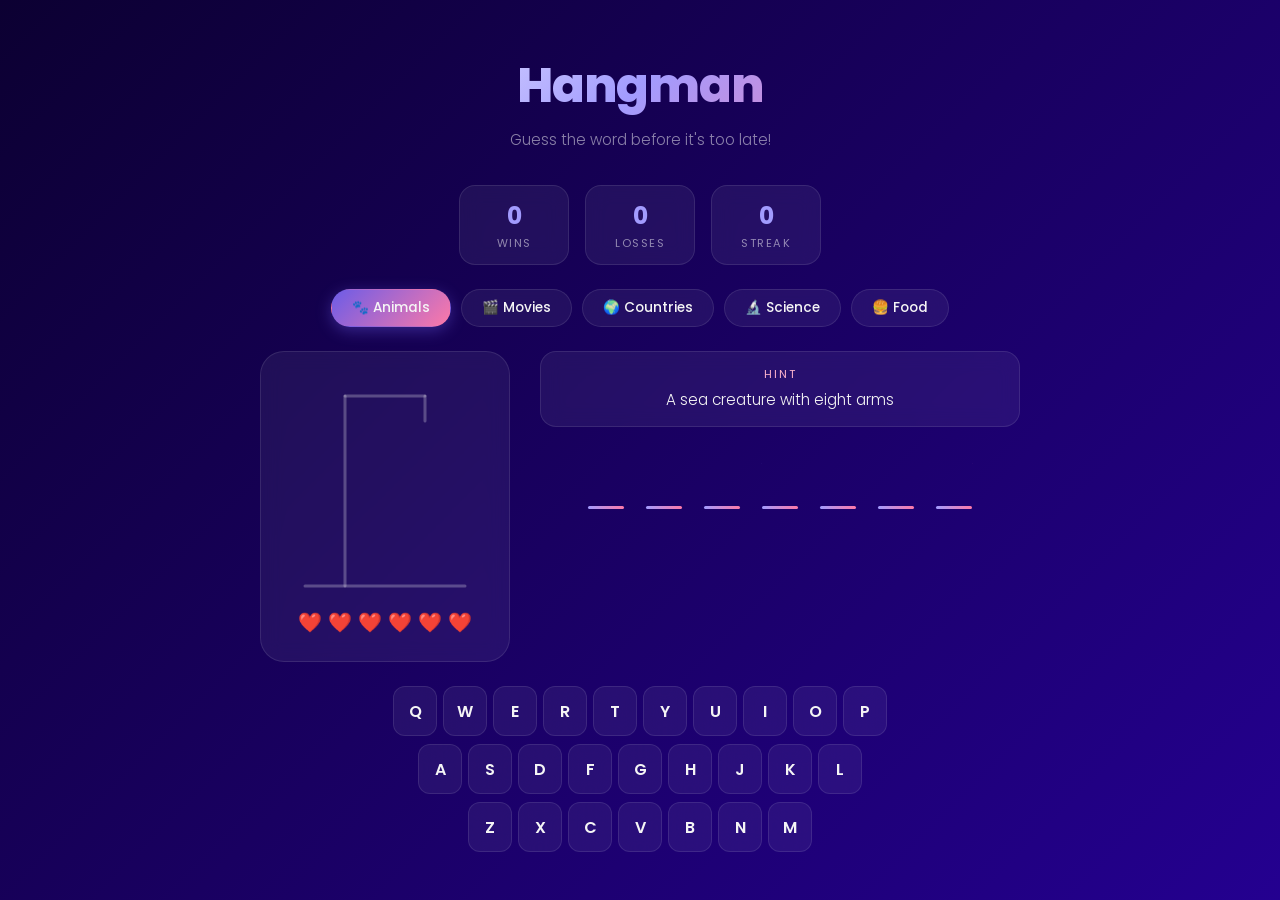
<file: hangman.html>
<!DOCTYPE html>
<html lang="en">
<head>
    <meta charset="UTF-8">
    <meta name="viewport" content="width=device-width, initial-scale=1.0">
    <title>Hangman Game</title>
    <link href="https://fonts.googleapis.com/css2?family=Poppins:wght@300;400;500;600;700;800&display=swap" rel="stylesheet">
    <style>
        :root {
            --primary: #6c5ce7;
            --primary-light: #a29bfe;
            --primary-dark: #4a3dbd;
            --accent: #fd79a8;
            --accent-light: #fab1cb;
            --success: #00b894;
            --danger: #e17055;
            --danger-dark: #d63031;
            --bg-gradient-start: #0c0032;
            --bg-gradient-mid: #190061;
            --bg-gradient-end: #240090;
            --card-bg: rgba(255, 255, 255, 0.06);
            --card-border: rgba(255, 255, 255, 0.1);
            --text: #f5f5f5;
            --text-muted: rgba(255, 255, 255, 0.5);
        }

        * {
            margin: 0;
            padding: 0;
            box-sizing: border-box;
        }

        body {
            font-family: 'Poppins', sans-serif;
            min-height: 100vh;
            background: linear-gradient(135deg, var(--bg-gradient-start), var(--bg-gradient-mid), var(--bg-gradient-end));
            color: var(--text);
            display: flex;
            flex-direction: column;
            align-items: center;
            overflow-x: hidden;
            position: relative;
        }

        /* Animated background particles */
        .particles {
            position: fixed;
            top: 0;
            left: 0;
            width: 100%;
            height: 100%;
            pointer-events: none;
            z-index: 0;
            overflow: hidden;
        }

        .particle {
            position: absolute;
            border-radius: 50%;
            animation: float linear infinite;
            opacity: 0;
        }

        @keyframes float {
            0% {
                transform: translateY(100vh) rotate(0deg);
                opacity: 0;
            }
            10% {
                opacity: 0.6;
            }
            90% {
                opacity: 0.6;
            }
            100% {
                transform: translateY(-10vh) rotate(720deg);
                opacity: 0;
            }
        }

        .game-container {
            position: relative;
            z-index: 1;
            width: 100%;
            max-width: 800px;
            padding: 20px;
            display: flex;
            flex-direction: column;
            align-items: center;
            gap: 24px;
        }

        /* Header */
        .header {
            text-align: center;
            padding: 30px 0 10px;
            width: 100%;
        }

        .header h1 {
            font-size: 3rem;
            font-weight: 800;
            background: linear-gradient(135deg, #fff, var(--primary-light), var(--accent));
            -webkit-background-clip: text;
            -webkit-text-fill-color: transparent;
            background-clip: text;
            text-shadow: none;
            letter-spacing: -1px;
            margin-bottom: 6px;
        }

        .header p {
            color: var(--text-muted);
            font-size: 0.95rem;
            font-weight: 300;
        }

        /* Stats bar */
        .stats-bar {
            display: flex;
            gap: 16px;
            justify-content: center;
            flex-wrap: wrap;
            width: 100%;
        }

        .stat-card {
            background: var(--card-bg);
            border: 1px solid var(--card-border);
            border-radius: 16px;
            padding: 12px 24px;
            text-align: center;
            backdrop-filter: blur(10px);
            min-width: 110px;
            transition: transform 0.3s, box-shadow 0.3s;
        }

        .stat-card:hover {
            transform: translateY(-2px);
            box-shadow: 0 8px 25px rgba(108, 92, 231, 0.2);
        }

        .stat-card .stat-value {
            font-size: 1.5rem;
            font-weight: 700;
            color: var(--primary-light);
        }

        .stat-card .stat-label {
            font-size: 0.7rem;
            text-transform: uppercase;
            letter-spacing: 1.5px;
            color: var(--text-muted);
            margin-top: 2px;
        }

        /* Category selector */
        .category-selector {
            display: flex;
            gap: 10px;
            flex-wrap: wrap;
            justify-content: center;
        }

        .category-btn {
            background: var(--card-bg);
            border: 1px solid var(--card-border);
            color: var(--text);
            padding: 8px 20px;
            border-radius: 50px;
            cursor: pointer;
            font-family: 'Poppins', sans-serif;
            font-size: 0.85rem;
            font-weight: 500;
            transition: all 0.3s;
            backdrop-filter: blur(10px);
        }

        .category-btn:hover {
            background: rgba(108, 92, 231, 0.3);
            border-color: var(--primary-light);
            transform: translateY(-1px);
        }

        .category-btn.active {
            background: linear-gradient(135deg, var(--primary), var(--accent));
            border-color: transparent;
            box-shadow: 0 4px 15px rgba(108, 92, 231, 0.4);
        }

        /* Main game area */
        .game-area {
            display: flex;
            gap: 30px;
            width: 100%;
            align-items: flex-start;
            justify-content: center;
            flex-wrap: wrap;
        }

        /* Hangman SVG */
        .hangman-display {
            background: var(--card-bg);
            border: 1px solid var(--card-border);
            border-radius: 24px;
            padding: 24px;
            backdrop-filter: blur(10px);
            flex-shrink: 0;
            display: flex;
            flex-direction: column;
            align-items: center;
            gap: 12px;
        }

        .hangman-svg {
            width: 200px;
            height: 220px;
        }

        .hangman-svg line,
        .hangman-svg circle {
            stroke: var(--primary-light);
            stroke-width: 3;
            stroke-linecap: round;
            fill: none;
            transition: opacity 0.4s, stroke 0.4s;
        }

        .hangman-svg .gallows {
            stroke: rgba(255, 255, 255, 0.25);
            stroke-width: 3;
        }

        .hangman-svg .body-part {
            opacity: 0;
            stroke: var(--accent);
        }

        .hangman-svg .body-part.visible {
            opacity: 1;
            animation: drawIn 0.5s ease-out;
        }

        @keyframes drawIn {
            from {
                opacity: 0;
                stroke-dasharray: 100;
                stroke-dashoffset: 100;
            }
            to {
                opacity: 1;
                stroke-dasharray: 100;
                stroke-dashoffset: 0;
            }
        }

        /* Lives indicator */
        .lives-display {
            display: flex;
            gap: 6px;
            align-items: center;
        }

        .heart {
            font-size: 1.2rem;
            transition: all 0.3s;
        }

        .heart.lost {
            opacity: 0.2;
            transform: scale(0.8);
            filter: grayscale(1);
        }

        .heart.losing {
            animation: heartBreak 0.5s ease-out;
        }

        @keyframes heartBreak {
            0% { transform: scale(1); }
            30% { transform: scale(1.3); }
            60% { transform: scale(0.7); }
            100% { transform: scale(0.8); }
        }

        /* Word and hint area */
        .word-area {
            display: flex;
            flex-direction: column;
            align-items: center;
            gap: 16px;
            flex: 1;
            min-width: 280px;
        }

        .hint-box {
            background: var(--card-bg);
            border: 1px solid var(--card-border);
            border-radius: 16px;
            padding: 14px 24px;
            backdrop-filter: blur(10px);
            text-align: center;
            width: 100%;
        }

        .hint-label {
            font-size: 0.7rem;
            text-transform: uppercase;
            letter-spacing: 2px;
            color: var(--accent-light);
            margin-bottom: 6px;
        }

        .hint-text {
            font-size: 0.95rem;
            color: var(--text);
            font-weight: 300;
            line-height: 1.5;
        }

        /* Word display */
        .word-display {
            display: flex;
            gap: 10px;
            justify-content: center;
            flex-wrap: wrap;
            padding: 10px 0;
        }

        .letter-box {
            width: 48px;
            height: 56px;
            display: flex;
            align-items: center;
            justify-content: center;
            font-size: 1.6rem;
            font-weight: 700;
            color: var(--text);
            position: relative;
            transition: all 0.3s;
        }

        .letter-box::after {
            content: '';
            position: absolute;
            bottom: 0;
            left: 50%;
            transform: translateX(-50%);
            width: 36px;
            height: 3px;
            background: linear-gradient(90deg, var(--primary-light), var(--accent));
            border-radius: 2px;
        }

        .letter-box.revealed {
            animation: popIn 0.4s cubic-bezier(0.68, -0.55, 0.265, 1.55);
        }

        .letter-box.space {
            width: 24px;
        }

        .letter-box.space::after {
            display: none;
        }

        @keyframes popIn {
            0% { transform: scale(0) rotateX(90deg); }
            60% { transform: scale(1.2) rotateX(-10deg); }
            100% { transform: scale(1) rotateX(0); }
        }

        /* Keyboard */
        .keyboard {
            display: flex;
            flex-direction: column;
            gap: 8px;
            align-items: center;
            width: 100%;
            max-width: 600px;
        }

        .keyboard-row {
            display: flex;
            gap: 6px;
            justify-content: center;
        }

        .key-btn {
            width: 44px;
            height: 50px;
            border: 1px solid var(--card-border);
            border-radius: 12px;
            background: var(--card-bg);
            color: var(--text);
            font-family: 'Poppins', sans-serif;
            font-size: 1rem;
            font-weight: 600;
            cursor: pointer;
            transition: all 0.2s;
            backdrop-filter: blur(10px);
            display: flex;
            align-items: center;
            justify-content: center;
        }

        .key-btn:hover:not(:disabled) {
            background: rgba(108, 92, 231, 0.4);
            border-color: var(--primary-light);
            transform: translateY(-3px);
            box-shadow: 0 6px 20px rgba(108, 92, 231, 0.3);
        }

        .key-btn:active:not(:disabled) {
            transform: translateY(0);
        }

        .key-btn:disabled {
            cursor: not-allowed;
            opacity: 0.15;
            transform: scale(0.9);
        }

        .key-btn.correct {
            background: linear-gradient(135deg, var(--success), #55efc4);
            border-color: transparent;
            color: #fff;
            box-shadow: 0 4px 15px rgba(0, 184, 148, 0.4);
        }

        .key-btn.wrong {
            background: linear-gradient(135deg, var(--danger), var(--danger-dark));
            border-color: transparent;
            color: #fff;
            box-shadow: 0 4px 15px rgba(225, 112, 85, 0.3);
            animation: shake 0.4s ease;
        }

        @keyframes shake {
            0%, 100% { transform: translateX(0); }
            20% { transform: translateX(-5px); }
            40% { transform: translateX(5px); }
            60% { transform: translateX(-3px); }
            80% { transform: translateX(3px); }
        }

        /* Game over overlay */
        .overlay {
            position: fixed;
            top: 0;
            left: 0;
            width: 100%;
            height: 100%;
            background: rgba(0, 0, 0, 0.7);
            backdrop-filter: blur(8px);
            z-index: 100;
            display: none;
            align-items: center;
            justify-content: center;
            animation: fadeIn 0.4s ease;
        }

        .overlay.show {
            display: flex;
        }

        @keyframes fadeIn {
            from { opacity: 0; }
            to { opacity: 1; }
        }

        .overlay-content {
            background: linear-gradient(145deg, rgba(25, 0, 97, 0.95), rgba(12, 0, 50, 0.98));
            border: 1px solid var(--card-border);
            border-radius: 28px;
            padding: 40px 50px;
            text-align: center;
            animation: slideUp 0.5s cubic-bezier(0.68, -0.55, 0.265, 1.55);
            max-width: 420px;
            width: 90%;
        }

        @keyframes slideUp {
            from {
                opacity: 0;
                transform: translateY(50px) scale(0.9);
            }
            to {
                opacity: 1;
                transform: translateY(0) scale(1);
            }
        }

        .overlay-icon {
            font-size: 4rem;
            margin-bottom: 16px;
            animation: bounce 0.6s ease 0.3s;
        }

        @keyframes bounce {
            0%, 100% { transform: translateY(0); }
            50% { transform: translateY(-15px); }
        }

        .overlay-title {
            font-size: 2rem;
            font-weight: 800;
            margin-bottom: 8px;
        }

        .overlay-title.win {
            background: linear-gradient(135deg, #00b894, #55efc4);
            -webkit-background-clip: text;
            -webkit-text-fill-color: transparent;
            background-clip: text;
        }

        .overlay-title.lose {
            background: linear-gradient(135deg, var(--danger), var(--accent));
            -webkit-background-clip: text;
            -webkit-text-fill-color: transparent;
            background-clip: text;
        }

        .overlay-word {
            font-size: 1.1rem;
            color: var(--text-muted);
            margin-bottom: 24px;
        }

        .overlay-word span {
            color: var(--primary-light);
            font-weight: 600;
        }

        .play-again-btn {
            background: linear-gradient(135deg, var(--primary), var(--accent));
            color: #fff;
            border: none;
            padding: 14px 40px;
            border-radius: 50px;
            font-family: 'Poppins', sans-serif;
            font-size: 1rem;
            font-weight: 600;
            cursor: pointer;
            transition: all 0.3s;
            box-shadow: 0 6px 20px rgba(108, 92, 231, 0.4);
        }

        .play-again-btn:hover {
            transform: translateY(-2px) scale(1.05);
            box-shadow: 0 10px 30px rgba(108, 92, 231, 0.5);
        }

        .play-again-btn:active {
            transform: translateY(0) scale(0.98);
        }

        /* Streak display */
        .streak-badge {
            display: inline-flex;
            align-items: center;
            gap: 6px;
            background: linear-gradient(135deg, rgba(253, 121, 168, 0.2), rgba(108, 92, 231, 0.2));
            border: 1px solid rgba(253, 121, 168, 0.3);
            border-radius: 50px;
            padding: 6px 16px;
            font-size: 0.85rem;
            font-weight: 500;
            margin-top: 12px;
        }

        /* Confetti canvas */
        #confetti-canvas {
            position: fixed;
            top: 0;
            left: 0;
            width: 100%;
            height: 100%;
            pointer-events: none;
            z-index: 200;
        }

        /* Responsive */
        @media (max-width: 640px) {
            .header h1 {
                font-size: 2rem;
            }

            .game-area {
                flex-direction: column;
                align-items: center;
            }

            .hangman-display {
                width: 100%;
            }

            .hangman-svg {
                width: 160px;
                height: 180px;
            }

            .letter-box {
                width: 36px;
                height: 44px;
                font-size: 1.2rem;
            }

            .letter-box::after {
                width: 28px;
            }

            .key-btn {
                width: 34px;
                height: 42px;
                font-size: 0.85rem;
                border-radius: 8px;
            }

            .stat-card {
                padding: 10px 16px;
                min-width: 90px;
            }

            .overlay-content {
                padding: 30px 25px;
            }
        }
    </style>
</head>
<body>
    <!-- Particles background -->
    <div class="particles" id="particles"></div>

    <!-- Confetti canvas -->
    <canvas id="confetti-canvas"></canvas>

    <div class="game-container">
        <!-- Header -->
        <div class="header">
            <h1>Hangman</h1>
            <p>Guess the word before it's too late!</p>
        </div>

        <!-- Stats -->
        <div class="stats-bar">
            <div class="stat-card">
                <div class="stat-value" id="wins-count">0</div>
                <div class="stat-label">Wins</div>
            </div>
            <div class="stat-card">
                <div class="stat-value" id="losses-count">0</div>
                <div class="stat-label">Losses</div>
            </div>
            <div class="stat-card">
                <div class="stat-value" id="streak-count">0</div>
                <div class="stat-label">Streak</div>
            </div>
        </div>

        <!-- Category selector -->
        <div class="category-selector" id="categories"></div>

        <!-- Game area -->
        <div class="game-area">
            <!-- Hangman drawing -->
            <div class="hangman-display">
                <svg class="hangman-svg" viewBox="0 0 200 220">
                    <!-- Gallows -->
                    <line class="gallows" x1="20" y1="210" x2="180" y2="210"/>
                    <line class="gallows" x1="60" y1="210" x2="60" y2="20"/>
                    <line class="gallows" x1="60" y1="20" x2="140" y2="20"/>
                    <line class="gallows" x1="140" y1="20" x2="140" y2="45"/>

                    <!-- Body parts (hidden by default) -->
                    <circle class="body-part" id="head" cx="140" cy="60" r="15"/>
                    <line class="body-part" id="body" x1="140" y1="75" x2="140" y2="125"/>
                    <line class="body-part" id="left-arm" x1="140" y1="90" x2="115" y2="110"/>
                    <line class="body-part" id="right-arm" x1="140" y1="90" x2="165" y2="110"/>
                    <line class="body-part" id="left-leg" x1="140" y1="125" x2="115" y2="160"/>
                    <line class="body-part" id="right-leg" x1="140" y1="125" x2="165" y2="160"/>
                </svg>

                <!-- Lives -->
                <div class="lives-display" id="lives-display"></div>
            </div>

            <!-- Word area -->
            <div class="word-area">
                <div class="hint-box">
                    <div class="hint-label">Hint</div>
                    <div class="hint-text" id="hint-text">Pick a category to start!</div>
                </div>
                <div class="word-display" id="word-display"></div>
            </div>
        </div>

        <!-- Keyboard -->
        <div class="keyboard" id="keyboard"></div>
    </div>

    <!-- Game over overlay -->
    <div class="overlay" id="overlay">
        <div class="overlay-content">
            <div class="overlay-icon" id="overlay-icon"></div>
            <div class="overlay-title" id="overlay-title"></div>
            <div class="overlay-word" id="overlay-word"></div>
            <button class="play-again-btn" onclick="startNewGame()">Play Again</button>
            <div class="streak-badge" id="streak-badge" style="display: none;">
                <span>&#x1F525;</span>
                <span id="streak-text"></span>
            </div>
        </div>
    </div>

    <script>
        // ---- Word Data ----
        const WORDS = {
            animals: [
                { word: "ELEPHANT", hint: "The largest land animal with a trunk" },
                { word: "PENGUIN", hint: "A flightless bird that loves the cold" },
                { word: "DOLPHIN", hint: "An intelligent ocean mammal" },
                { word: "GIRAFFE", hint: "The tallest living animal" },
                { word: "CHEETAH", hint: "The fastest land animal" },
                { word: "OCTOPUS", hint: "A sea creature with eight arms" },
                { word: "BUTTERFLY", hint: "An insect with colorful wings" },
                { word: "KANGAROO", hint: "An Australian animal that hops" },
                { word: "CHAMELEON", hint: "A lizard that can change colors" },
                { word: "FLAMINGO", hint: "A pink bird that stands on one leg" },
            ],
            movies: [
                { word: "INCEPTION", hint: "A dream within a dream within a dream" },
                { word: "GLADIATOR", hint: "A Roman general turned slave turned fighter" },
                { word: "INTERSTELLAR", hint: "A journey through a wormhole to save humanity" },
                { word: "TITANIC", hint: "A love story on an ill-fated ship" },
                { word: "AVATAR", hint: "Blue aliens on the moon Pandora" },
                { word: "JAWS", hint: "A great white shark terrorizes a beach town" },
                { word: "FROZEN", hint: "Let it go, let it go!" },
                { word: "COCO", hint: "A boy visits the Land of the Dead" },
                { word: "RATATOUILLE", hint: "A rat who dreams of being a chef" },
                { word: "MULAN", hint: "A young woman disguises herself as a soldier" },
            ],
            countries: [
                { word: "AUSTRALIA", hint: "The land down under" },
                { word: "BRAZIL", hint: "Home of the Amazon rainforest" },
                { word: "ICELAND", hint: "Land of fire and ice in the North Atlantic" },
                { word: "JAPAN", hint: "The land of the rising sun" },
                { word: "MADAGASCAR", hint: "An island nation off Africa's southeast coast" },
                { word: "SWITZERLAND", hint: "Famous for chocolate, cheese, and the Alps" },
                { word: "PORTUGAL", hint: "Westernmost country in continental Europe" },
                { word: "THAILAND", hint: "Known as the Land of Smiles" },
                { word: "MOROCCO", hint: "A North African kingdom with vibrant markets" },
                { word: "ARGENTINA", hint: "Home of tango and gauchos" },
            ],
            science: [
                { word: "GRAVITY", hint: "The force that keeps us on the ground" },
                { word: "PHOTOSYNTHESIS", hint: "How plants make their food from sunlight" },
                { word: "MOLECULE", hint: "The smallest unit of a chemical compound" },
                { word: "TELESCOPE", hint: "An instrument to observe distant objects in space" },
                { word: "EVOLUTION", hint: "The process of species changing over time" },
                { word: "MAGNETISM", hint: "The force produced by moving electric charges" },
                { word: "CHROMOSOME", hint: "A structure carrying genetic information" },
                { word: "VOLCANO", hint: "A mountain that can erupt with lava" },
                { word: "NEUTRON", hint: "A subatomic particle with no electric charge" },
                { word: "ECLIPSE", hint: "When one celestial body blocks light from another" },
            ],
            food: [
                { word: "CROISSANT", hint: "A buttery, flaky French pastry" },
                { word: "GUACAMOLE", hint: "A creamy dip made from avocados" },
                { word: "SPAGHETTI", hint: "Long, thin Italian pasta" },
                { word: "CHOCOLATE", hint: "A sweet treat made from cacao beans" },
                { word: "PINEAPPLE", hint: "A tropical fruit with a spiky crown" },
                { word: "DUMPLING", hint: "A small pocket of dough filled with goodies" },
                { word: "PANCAKE", hint: "A flat cake cooked on a griddle" },
                { word: "BURRITO", hint: "A flour tortilla wrapped around a filling" },
                { word: "PRETZEL", hint: "A baked snack twisted into a knot shape" },
                { word: "TIRAMISU", hint: "An Italian coffee-flavored layered dessert" },
            ],
        };

        const CATEGORY_EMOJIS = {
            animals: "\uD83D\uDC3E",
            movies: "\uD83C\uDFAC",
            countries: "\uD83C\uDF0D",
            science: "\uD83D\uDD2C",
            food: "\uD83C\uDF54",
        };

        const MAX_WRONG = 6;
        const BODY_PARTS = ["head", "body", "left-arm", "right-arm", "left-leg", "right-leg"];

        // ---- Game State ----
        let currentWord = "";
        let currentHint = "";
        let currentCategory = "";
        let guessedLetters = new Set();
        let wrongGuesses = 0;
        let wins = 0;
        let losses = 0;
        let streak = 0;
        let gameActive = false;

        // ---- DOM Elements ----
        const wordDisplay = document.getElementById("word-display");
        const hintText = document.getElementById("hint-text");
        const keyboard = document.getElementById("keyboard");
        const livesDisplay = document.getElementById("lives-display");
        const overlay = document.getElementById("overlay");
        const overlayIcon = document.getElementById("overlay-icon");
        const overlayTitle = document.getElementById("overlay-title");
        const overlayWord = document.getElementById("overlay-word");
        const streakBadge = document.getElementById("streak-badge");
        const streakText = document.getElementById("streak-text");
        const winsCount = document.getElementById("wins-count");
        const lossesCount = document.getElementById("losses-count");
        const streakCount = document.getElementById("streak-count");
        const categoriesContainer = document.getElementById("categories");

        // ---- Initialize ----
        function init() {
            createParticles();
            createCategories();
            createKeyboard();
            updateLives();
            // Auto-start with a random category
            const cats = Object.keys(WORDS);
            selectCategory(cats[Math.floor(Math.random() * cats.length)]);
        }

        // ---- Particles ----
        function createParticles() {
            const container = document.getElementById("particles");
            const colors = ["#6c5ce7", "#a29bfe", "#fd79a8", "#fab1cb", "#00b894"];
            for (let i = 0; i < 30; i++) {
                const particle = document.createElement("div");
                particle.className = "particle";
                const size = Math.random() * 6 + 2;
                particle.style.width = size + "px";
                particle.style.height = size + "px";
                particle.style.left = Math.random() * 100 + "%";
                particle.style.background = colors[Math.floor(Math.random() * colors.length)];
                particle.style.animationDuration = (Math.random() * 15 + 10) + "s";
                particle.style.animationDelay = (Math.random() * 10) + "s";
                container.appendChild(particle);
            }
        }

        // ---- Categories ----
        function createCategories() {
            Object.keys(WORDS).forEach(cat => {
                const btn = document.createElement("button");
                btn.className = "category-btn";
                btn.textContent = CATEGORY_EMOJIS[cat] + " " + cat.charAt(0).toUpperCase() + cat.slice(1);
                btn.onclick = () => selectCategory(cat);
                btn.dataset.category = cat;
                categoriesContainer.appendChild(btn);
            });
        }

        function selectCategory(cat) {
            currentCategory = cat;
            document.querySelectorAll(".category-btn").forEach(btn => {
                btn.classList.toggle("active", btn.dataset.category === cat);
            });
            startNewGame();
        }

        // ---- Game Start ----
        function startNewGame() {
            overlay.classList.remove("show");
            guessedLetters.clear();
            wrongGuesses = 0;
            gameActive = true;

            // Pick random word from category
            const wordList = WORDS[currentCategory];
            const entry = wordList[Math.floor(Math.random() * wordList.length)];
            currentWord = entry.word;
            currentHint = entry.hint;

            // Reset UI
            hintText.textContent = currentHint;
            updateWordDisplay();
            updateLives();
            resetHangman();
            resetKeyboard();
        }

        // ---- Word Display ----
        function updateWordDisplay() {
            wordDisplay.innerHTML = "";
            for (const ch of currentWord) {
                const box = document.createElement("div");
                box.className = "letter-box";
                if (ch === " ") {
                    box.classList.add("space");
                } else if (guessedLetters.has(ch)) {
                    box.textContent = ch;
                    box.classList.add("revealed");
                }
                wordDisplay.appendChild(box);
            }
        }

        // ---- Keyboard ----
        function createKeyboard() {
            const rows = ["QWERTYUIOP", "ASDFGHJKL", "ZXCVBNM"];
            keyboard.innerHTML = "";
            rows.forEach(row => {
                const rowDiv = document.createElement("div");
                rowDiv.className = "keyboard-row";
                for (const letter of row) {
                    const btn = document.createElement("button");
                    btn.className = "key-btn";
                    btn.textContent = letter;
                    btn.id = "key-" + letter;
                    btn.onclick = () => guessLetter(letter);
                    rowDiv.appendChild(btn);
                }
                keyboard.appendChild(rowDiv);
            });
        }

        function resetKeyboard() {
            document.querySelectorAll(".key-btn").forEach(btn => {
                btn.disabled = false;
                btn.className = "key-btn";
            });
        }

        // ---- Guess Logic ----
        function guessLetter(letter) {
            if (!gameActive || guessedLetters.has(letter)) return;

            guessedLetters.add(letter);
            const btn = document.getElementById("key-" + letter);

            if (currentWord.includes(letter)) {
                btn.classList.add("correct");
                btn.disabled = true;
                updateWordDisplay();

                // Check win
                const wordLetters = new Set(currentWord.replace(/ /g, "").split(""));
                const allGuessed = [...wordLetters].every(l => guessedLetters.has(l));
                if (allGuessed) {
                    gameActive = false;
                    wins++;
                    streak++;
                    updateStats();
                    setTimeout(() => showOverlay(true), 500);
                }
            } else {
                btn.classList.add("wrong");
                btn.disabled = true;
                wrongGuesses++;
                showBodyPart(wrongGuesses - 1);
                updateLives();

                // Check loss
                if (wrongGuesses >= MAX_WRONG) {
                    gameActive = false;
                    losses++;
                    streak = 0;
                    updateStats();
                    // Reveal word
                    currentWord.split("").forEach(l => guessedLetters.add(l));
                    updateWordDisplay();
                    setTimeout(() => showOverlay(false), 600);
                }
            }
        }

        // ---- Keyboard Input ----
        document.addEventListener("keydown", (e) => {
            const letter = e.key.toUpperCase();
            if (/^[A-Z]$/.test(letter) && gameActive) {
                guessLetter(letter);
            }
        });

        // ---- Hangman Drawing ----
        function resetHangman() {
            BODY_PARTS.forEach(id => {
                const el = document.getElementById(id);
                el.classList.remove("visible");
            });
        }

        function showBodyPart(index) {
            if (index < BODY_PARTS.length) {
                document.getElementById(BODY_PARTS[index]).classList.add("visible");
            }
        }

        // ---- Lives ----
        function updateLives() {
            const remaining = MAX_WRONG - wrongGuesses;
            livesDisplay.innerHTML = "";
            for (let i = 0; i < MAX_WRONG; i++) {
                const heart = document.createElement("span");
                heart.className = "heart";
                if (i >= remaining) {
                    heart.classList.add("lost");
                    heart.textContent = "\uD83D\uDDA4";
                } else {
                    heart.textContent = "\u2764\uFE0F";
                }
                livesDisplay.appendChild(heart);
            }
        }

        // ---- Stats ----
        function updateStats() {
            winsCount.textContent = wins;
            lossesCount.textContent = losses;
            streakCount.textContent = streak;
        }

        // ---- Overlay ----
        function showOverlay(won) {
            if (won) {
                overlayIcon.textContent = "\uD83C\uDF89";
                overlayTitle.textContent = "You Won!";
                overlayTitle.className = "overlay-title win";
                overlayWord.innerHTML = "The word was <span>" + currentWord + "</span>";

                if (streak > 1) {
                    streakBadge.style.display = "inline-flex";
                    streakText.textContent = streak + " win streak!";
                } else {
                    streakBadge.style.display = "none";
                }

                launchConfetti();
            } else {
                overlayIcon.textContent = "\uD83D\uDE14";
                overlayTitle.textContent = "Game Over";
                overlayTitle.className = "overlay-title lose";
                overlayWord.innerHTML = "The word was <span>" + currentWord + "</span>";
                streakBadge.style.display = "none";
            }

            overlay.classList.add("show");
        }

        // ---- Confetti ----
        function launchConfetti() {
            const canvas = document.getElementById("confetti-canvas");
            const ctx = canvas.getContext("2d");
            canvas.width = window.innerWidth;
            canvas.height = window.innerHeight;

            const pieces = [];
            const colors = ["#6c5ce7", "#a29bfe", "#fd79a8", "#fab1cb", "#00b894", "#55efc4", "#ffeaa7", "#fdcb6e"];

            for (let i = 0; i < 150; i++) {
                pieces.push({
                    x: Math.random() * canvas.width,
                    y: Math.random() * canvas.height - canvas.height,
                    w: Math.random() * 10 + 5,
                    h: Math.random() * 6 + 3,
                    color: colors[Math.floor(Math.random() * colors.length)],
                    rotation: Math.random() * 360,
                    speed: Math.random() * 3 + 2,
                    rotSpeed: Math.random() * 10 - 5,
                    oscillation: Math.random() * 2,
                    phase: Math.random() * Math.PI * 2,
                });
            }

            let frame = 0;
            const maxFrames = 180;

            function animate() {
                if (frame > maxFrames) {
                    ctx.clearRect(0, 0, canvas.width, canvas.height);
                    return;
                }
                ctx.clearRect(0, 0, canvas.width, canvas.height);
                pieces.forEach(p => {
                    p.y += p.speed;
                    p.rotation += p.rotSpeed;
                    p.x += Math.sin(p.phase + frame * 0.02) * p.oscillation;
                    ctx.save();
                    ctx.translate(p.x, p.y);
                    ctx.rotate((p.rotation * Math.PI) / 180);
                    ctx.fillStyle = p.color;
                    ctx.globalAlpha = Math.max(0, 1 - frame / maxFrames);
                    ctx.fillRect(-p.w / 2, -p.h / 2, p.w, p.h);
                    ctx.restore();
                });
                frame++;
                requestAnimationFrame(animate);
            }
            animate();
        }

        // ---- Start ----
        init();
    </script>
</body>
</html>
</file>
